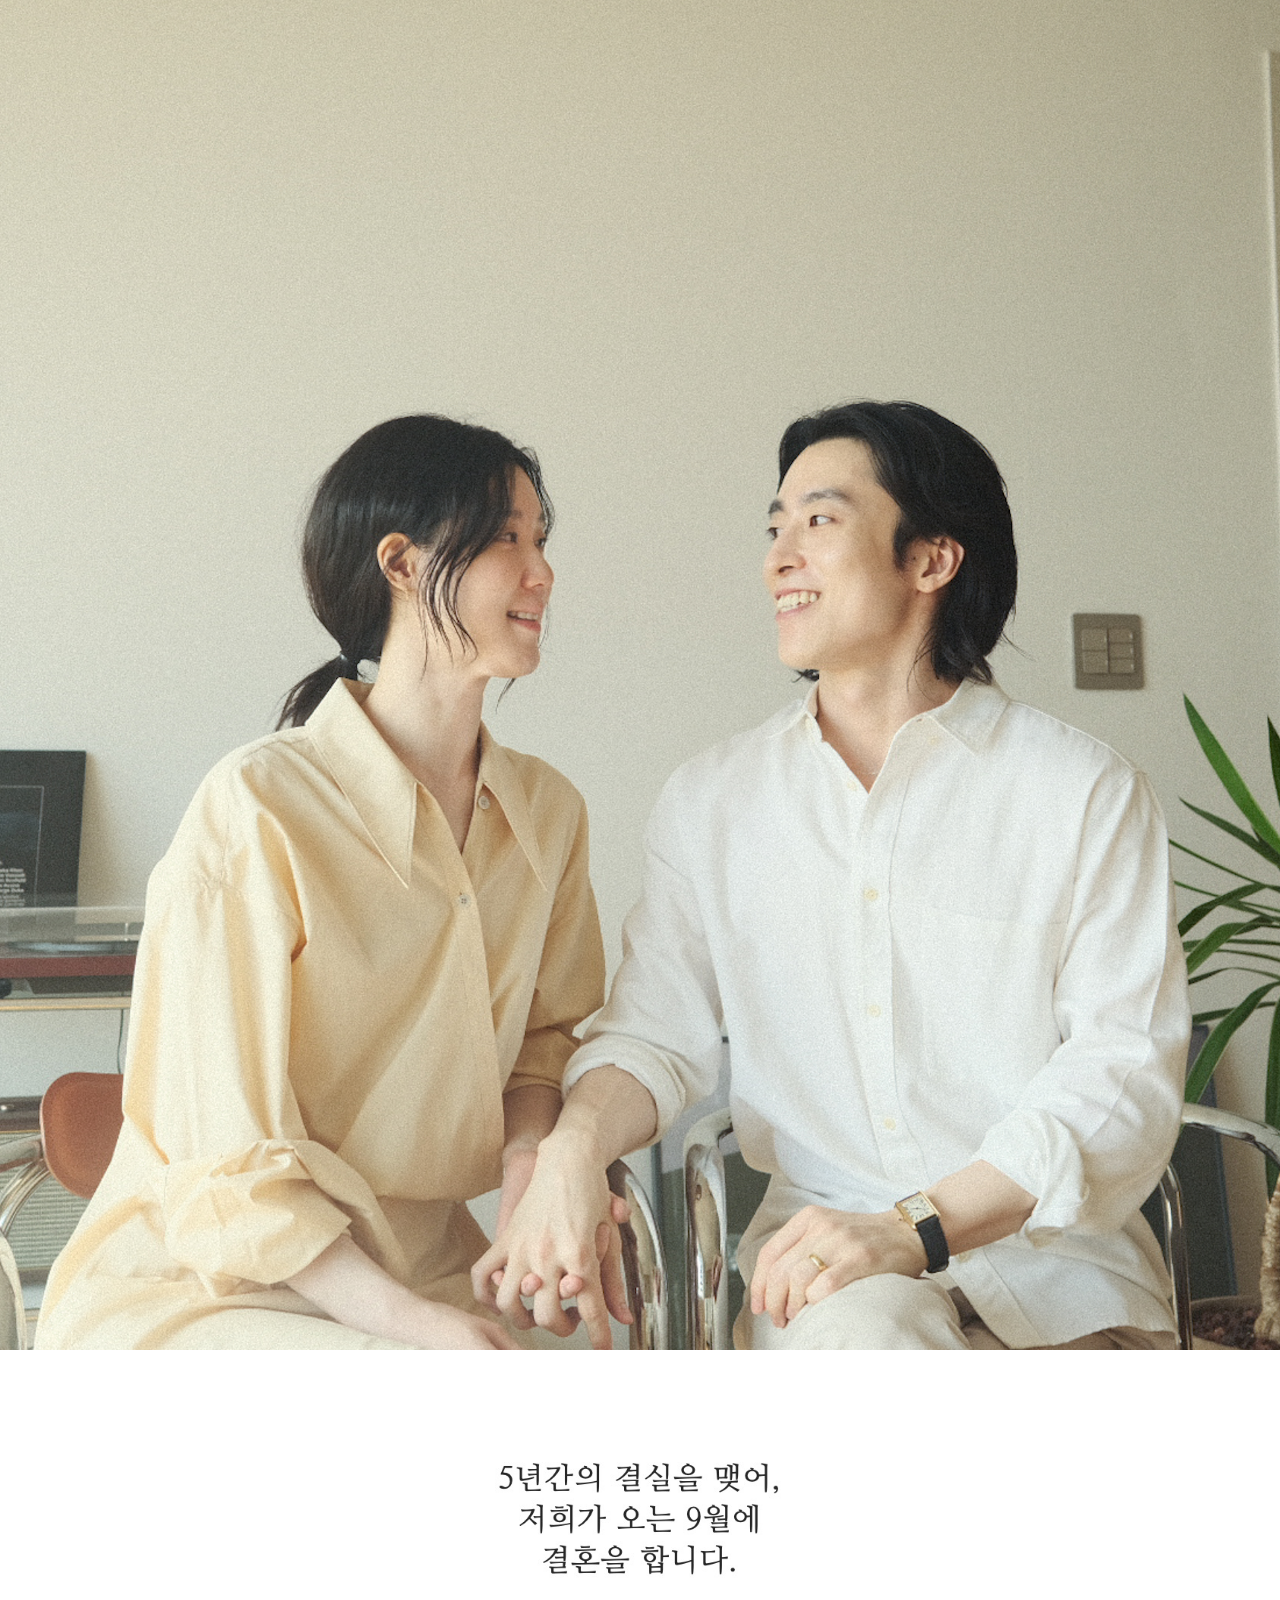
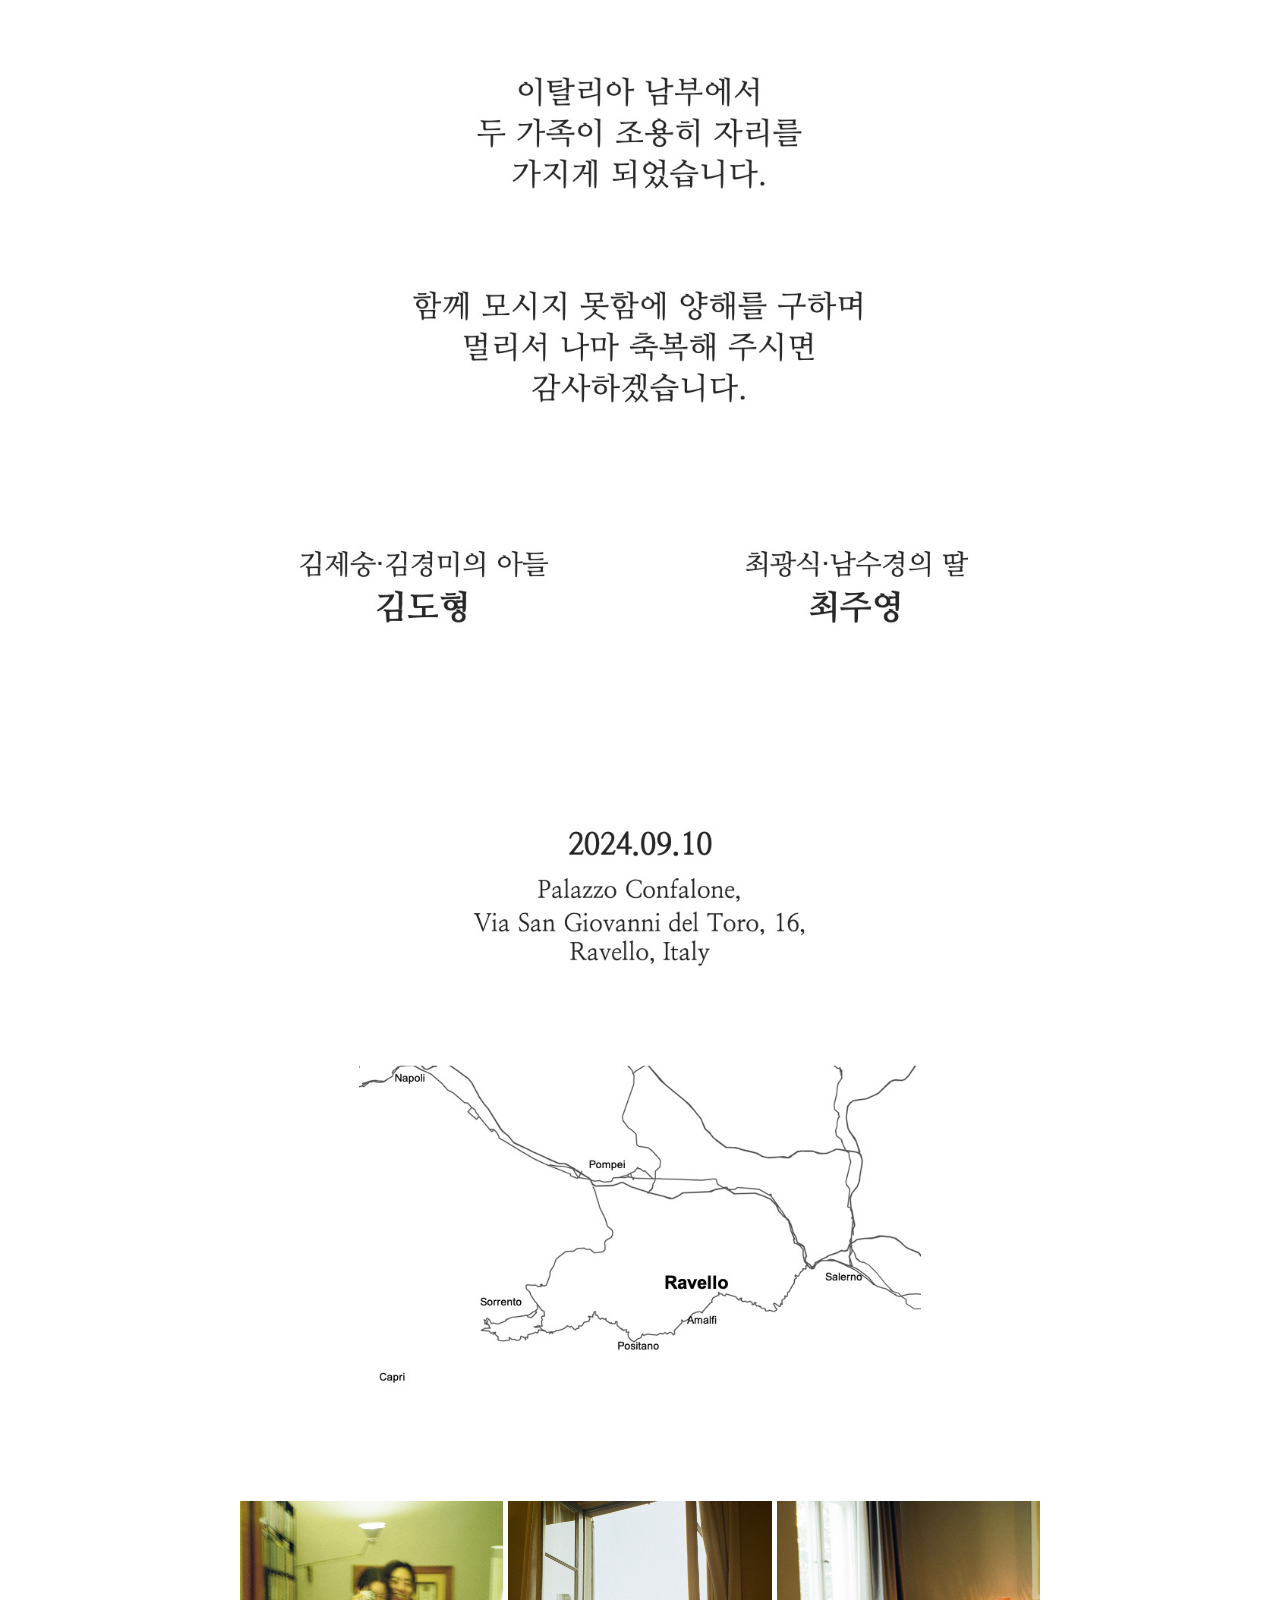
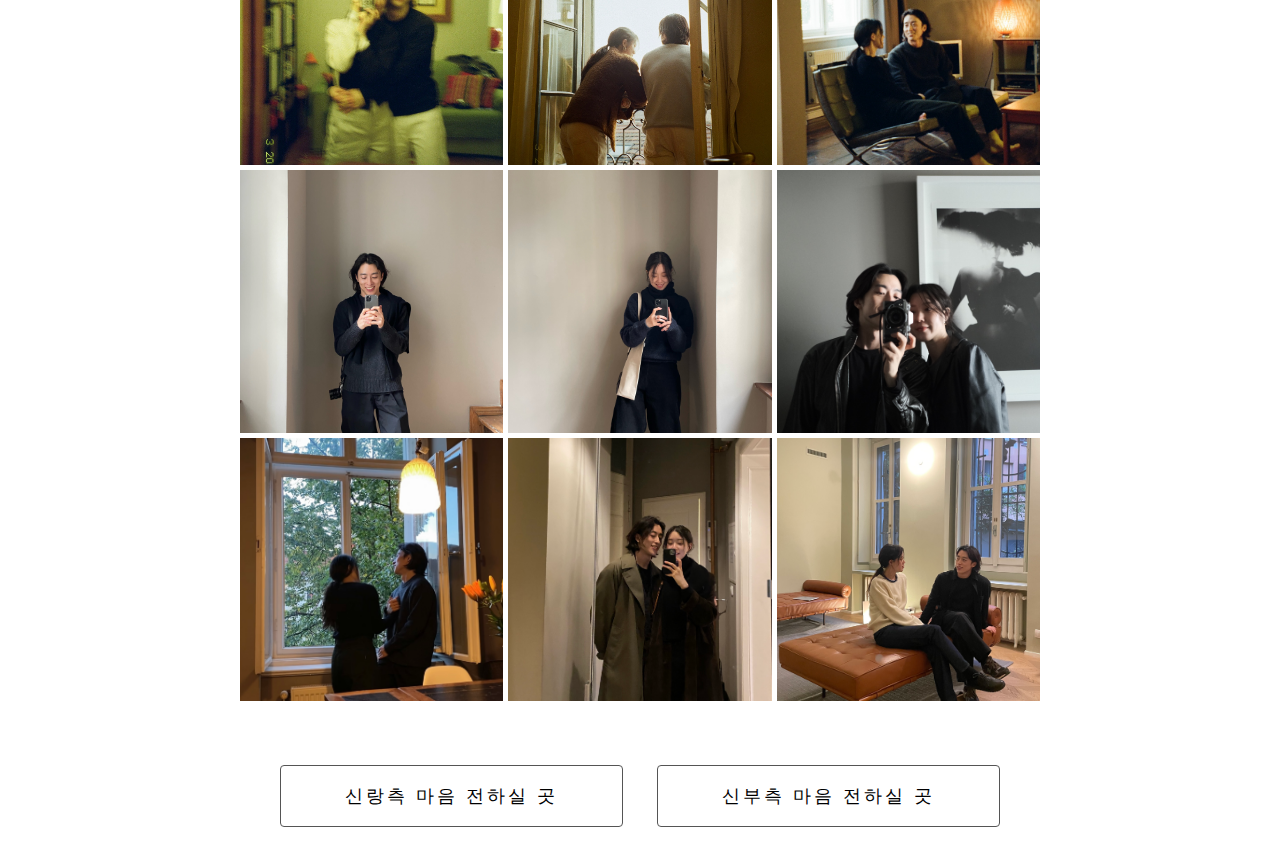
<file: index.html>
<!DOCTYPE html>
<html lang="ko">
<head>
  <meta charset="UTF-8">
  <meta name="viewport" content="width=device-width, initial-scale=1.0">
  <title>김도형♥︎최주영 결혼합니다</title>
  <meta property="og:title" content="김도형♥︎최주영 결혼합니다">
  <meta property="og:image" content="https://chimz087.github.io/img/E237D696.jpg">
  <meta property="og:type" content="website" />
  <meta property="og:image:type" content="image/jpeg">
  <meta property="og:url" content="https://chimz087.github.io">
  <link rel="stylesheet" href="https://unpkg.com/swiper/swiper-bundle.min.css">
  <link rel="stylesheet" href="https://cdnjs.cloudflare.com/ajax/libs/font-awesome/5.15.4/css/all.min.css">
  <link rel="stylesheet" href="./assets/css/style.css">
</head>
<body>
  <div class="hero">
    <div class="hero-content">
      <h1 class="hero-title"></h1>
      <p class="hero-subtitle"></p>
    </div>
  </div>

  <div class="container">
    <img src="/img/text.jpg" alt="Description of the image" class="section-image">
    <div class="image-grid">
      <img src="/img/0126039E.JPG" alt="Image 1" class="gallery-image">
      <img src="/img/1649059531.JPG" alt="Image 2" class="gallery-image">
      <img src="/img/1666583942.jpg" alt="Image 3" class="gallery-image">
      <img src="/img/7A872E21.JPG" alt="Image 4" class="gallery-image">
      <img src="/img/77974A8B.JPG" alt="Image 5" class="gallery-image">
      <img src="/img/IMG_5078.JPG" alt="Image 6" class="gallery-image">
      <img src="/img/IMG_3731.jpg" alt="Image 7" class="gallery-image">
      <img src="/img/52DF4DD5.jpg" alt="Image 8" class="gallery-image">
      <img src="/img/IMG_7714.jpg" alt="Image 9" class="gallery-image">
    </div>
    <div class="dropdown-container">
      <div class="dropdown-left">
        <div class="dropdown">
          <button onclick="toggleDropdown('dropdownContentLeft')">신랑측 마음 전하실 곳</button>
          <div id="dropdownContentLeft" class="dropdown-content">
            <p>신한 110-420-528-240 </p>
            <p>김제숭</p>
          </div>
        </div>
      </div>
      <div class="dropdown-right">
        <div class="dropdown">
          <button onclick="toggleDropdown('dropdownContentRight')">신부측 마음 전하실 곳</button>
          <div class="dropdown-content" id="dropdownContentRight">
            <p></p>
          </div>
        </div>
      </div>
    </div>
  </div>
  <div class="overlay" id="overlay">
    <div class="swiper-container">
      <div class="swiper-wrapper"></div>
      <div class="swiper-pagination"></div>
      <div class="swiper-button-next"></div>
      <div class="swiper-button-prev"></div>
    </div>
    <button class="close-button"><i class="fas fa-times"></i></button>
  </div>


  <script src="https://unpkg.com/swiper/swiper-bundle.min.js"></script>
  <script>
    document.addEventListener('DOMContentLoaded', function() {
      const images = document.querySelectorAll('.gallery-image');
      const overlay = document.getElementById('overlay');
      const swiperWrapper = overlay.querySelector('.swiper-wrapper');
      const closeButton = overlay.querySelector('.close-button');

      let swiper;

      images.forEach((image, index) => {
        image.addEventListener('click', () => {
          swiperWrapper.innerHTML = '';

          images.forEach(img => {
            const slide = document.createElement('div');
            slide.classList.add('swiper-slide');
            const magnifiedImage = document.createElement('img');
            magnifiedImage.src = img.src;
            magnifiedImage.alt = img.alt;
            slide.appendChild(magnifiedImage);
            swiperWrapper.appendChild(slide);
          });

          if (!swiper) {
            swiper = new Swiper('.swiper-container', {
              navigation: {
                nextEl: '.swiper-button-next',
                prevEl: '.swiper-button-prev',
              },
              pagination: {
                el: '.swiper-pagination',
                clickable: true,
              },
            });
          }

          swiper.update(); // Update Swiper
          swiper.slideTo(index, 0); // Go to the clicked image

          overlay.style.display = 'block';
        });
      });
      closeButton.addEventListener('click', () => {
        overlay.style.display = 'none';
      });
    });
    function toggleDropdown(id) {
      var dropdownContent = document.getElementById(id);
      dropdownContent.classList.toggle("show");
      dropdownContent.scrollIntoView({ behavior: 'smooth', block: 'start' });
    }
  </script>
</body>
</html>
</file>
<file: assets/css/style.css>
body {
  font-family: 'Tahoma', sans-serif;
  margin: 0;
  padding: 0;
}

html {
  font-size: 16px; /* Set the root font size to 16 pixels */
}

.hero {
  background-image: url('../../img/E237D696.jpg');
  background-size: cover;
  background-repeat: no-repeat;
  background-position: center;
  display: flex;
  align-items: center;
  justify-content: center;
  height: 150vh;
}

.hero-content {
  text-align: center;
  color: Charcoal;
}

.hero-title {
  font-size: 3rem;
  margin-top: 0rem;
}

.hero-subtitle {
  font-size: 1rem;
}

.container {
  max-width: 800px;
  margin: 0 auto;
  padding: 20px;
  text-align: center;
}

.container .section-text:empty {
  height: 8px; /* Adjust height as needed */
}

.section-title {
  font-size: 2rem;
  margin-bottom: 1rem;
}

.section-text {
  font-size: 1.2rem;
  margin-bottom: 0.5rem;
}

.section-image {
  margin-top: 5rem;
  margin-bottom: 5rem;
  width: 100%; /* Set the width of the image */
  height: auto; /* Maintain aspect ratio */
}

.image-grid {
  display: grid;
  grid-template-columns: repeat(auto-fit, minmax(30%, 1fr)); /* Adjust column size as needed */
  grid-gap: 5px; /* Adjust gap between images */
  margin-bottom: 4rem;
}

.image-grid img {
  width: 100%;
  height: auto;
  object-fit: cover;
  cursor: pointer; /* Change cursor to pointer on hover */
}

.image-grid .gallery-image {
  width: 100%; /* Ensure each grid item takes up the full width of its container */
  aspect-ratio: 1;
}

.overlay {
  display: none;
  position: fixed;
  top: 0;
  left: 0;
  width: 100%;
  height: 100%;
  background-color: rgba(0, 0, 0, 0.8); /* Semi-transparent background */
  z-index: 999; /* Ensure overlay is above other content */
}

.swiper-container {
  width: 100%;
  height: 100%;
}

.swiper-slide {
  align-items: center;
  justify-content: center;
}

.swiper-slide img {
  max-width: 80%;
  max-height: 80%;
  object-fit: contain;
  position: absolute;
  top: 50%;
  left: 50%;
  transform: translate(-50%, -50%);
}

.close-button {
  position: absolute;
  top: 10px;
  right: 10px;
  padding: 10px;
  background-color: transparent;
  border: none;
  cursor: pointer;
  z-index: 1000;
  font-size: 1.5rem;
}

.video-container {
  width: 100%; /* Adjust the width as needed */
  max-width: 800px; /* Set a maximum width to prevent the video from becoming too large on large screens */
  margin: 0 auto; /* Center the video horizontally */
  margin-top: 3rem;
  margin-bottom: 3rem;
}

video {
  width: 100%; /* Set the video width to fill its container */
  height: auto; /* Allow the height to adjust proportionally based on the video's aspect ratio */
}

@media (max-width: 600px) {
  .hero {
    height: 75vh; /* Adjust height for small devices */
  }
}

@media (min-width: 601px) and (max-width: 1024px) {
  .hero {
    height: 140vh;
  }
}

@media (min-width: 1025px) {
}

.dropdown-container {
  display: flex;
  justify-content: space-between;
  width: 100%; /* Ensure it takes full width of the container */
  margin-top: 20px; /* Add space above the dropdown button */
}

.dropdown {
  position: relative;
}

.dropdown button {
  background-color: white;
  color: black;
  padding: 10px 20px;
  font-size: 14px;
  border: 1px solid #555;
  border-radius: 4px;
  cursor: pointer;
}

/* Default size for the dropdown button */
.dropdown button {
  padding: 10px 20px;
  font-size: 14px;
}

.dropdown-left {
  display: flex;
  justify-content: flex-start;
  width: 50%;
  padding-left: 20px;
}

.dropdown-right {
  display: flex;
  justify-content: flex-end;
  width: 50%;
  padding-right: 20px;
}

.dropdown-content {
  display: none;
  position: absolute;
  background-color: #f9f9f9;
  box-shadow: 0px 8px 16px 0px rgba(0,0,0,0.2);
  z-index: 1000;
  border-radius: 4px;
  text-align: left;
}

/* Default size for the dropdown content */
.dropdown-content {
  min-width: 160px;
  font-size: 12px;
  padding: 10px 20px;
}

/* Smaller size for small devices */
@media (max-width: 600px) {
  .dropdown button {
    padding: 8px 16px; /* Adjust padding for small devices */
    font-size: 12px; /* Adjust font size for small devices */
  }
  .dropdown-left {
    padding-left: 10px; /* Add padding to the left for the left dropdown */
  }
  .dropdown-right {
    padding-right: 10px; /* Add padding to the right for the right dropdown */
  }
  .dropdown-content {
    min-width: 120px; /* Reduce the width for small devices */
    font-size: 10px;
    padding: 8px 12px;
  }
}

/* Larger size for large devices */
@media (min-width: 1200px) {
  .dropdown button {
    padding: 18px 64px; /* Adjust padding for large devices */
    font-size: 18px; /* Adjust font size for large devices */
    letter-spacing: 3px;
  }
  .dropdown-left {
    padding-left: 40px; /* Add padding to the left for the left dropdown */
  }
  .dropdown-right {
    padding-right: 40px; /* Add padding to the right for the right dropdown */
  }
  .dropdown-content {
    min-width: 200px; /* Increase the width for large devices */
    font-size: 14px;
    padding: 12px 24px;
  }
}

.show {
  display: block;
}
</file>
